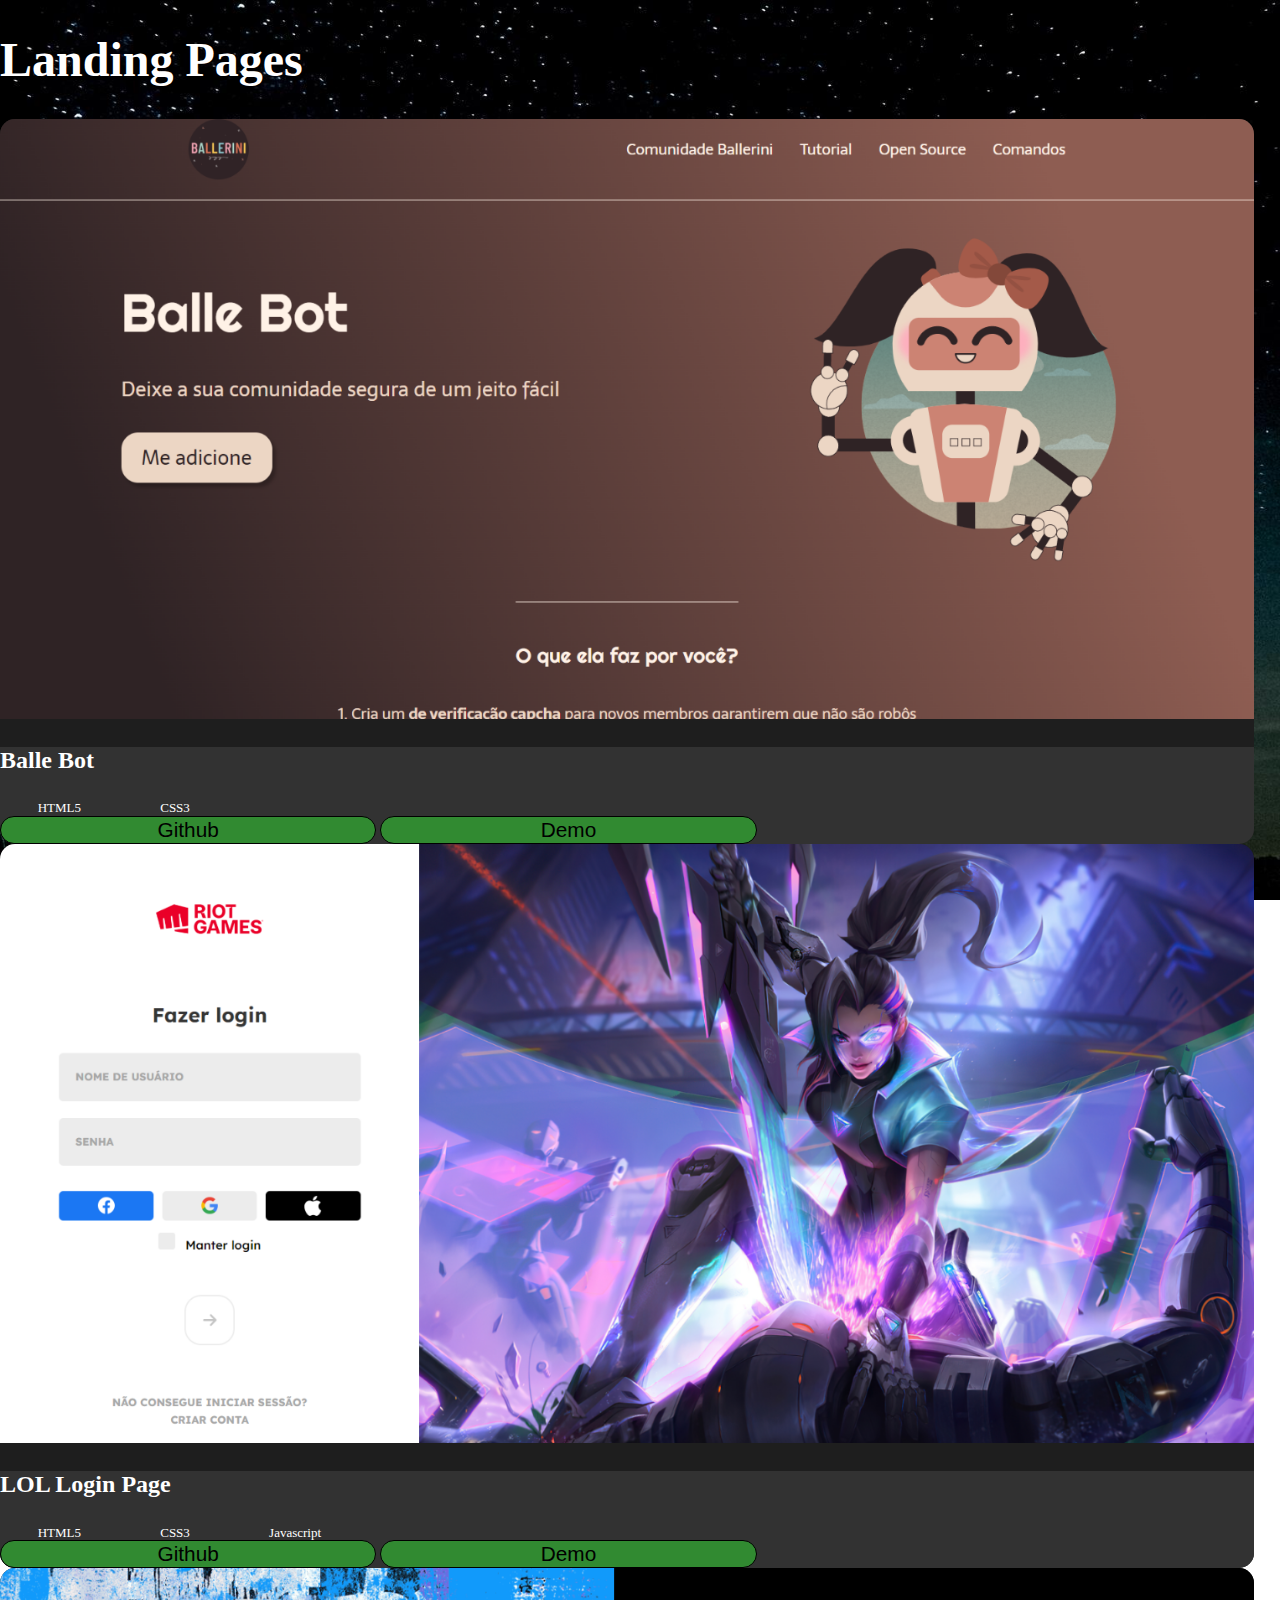
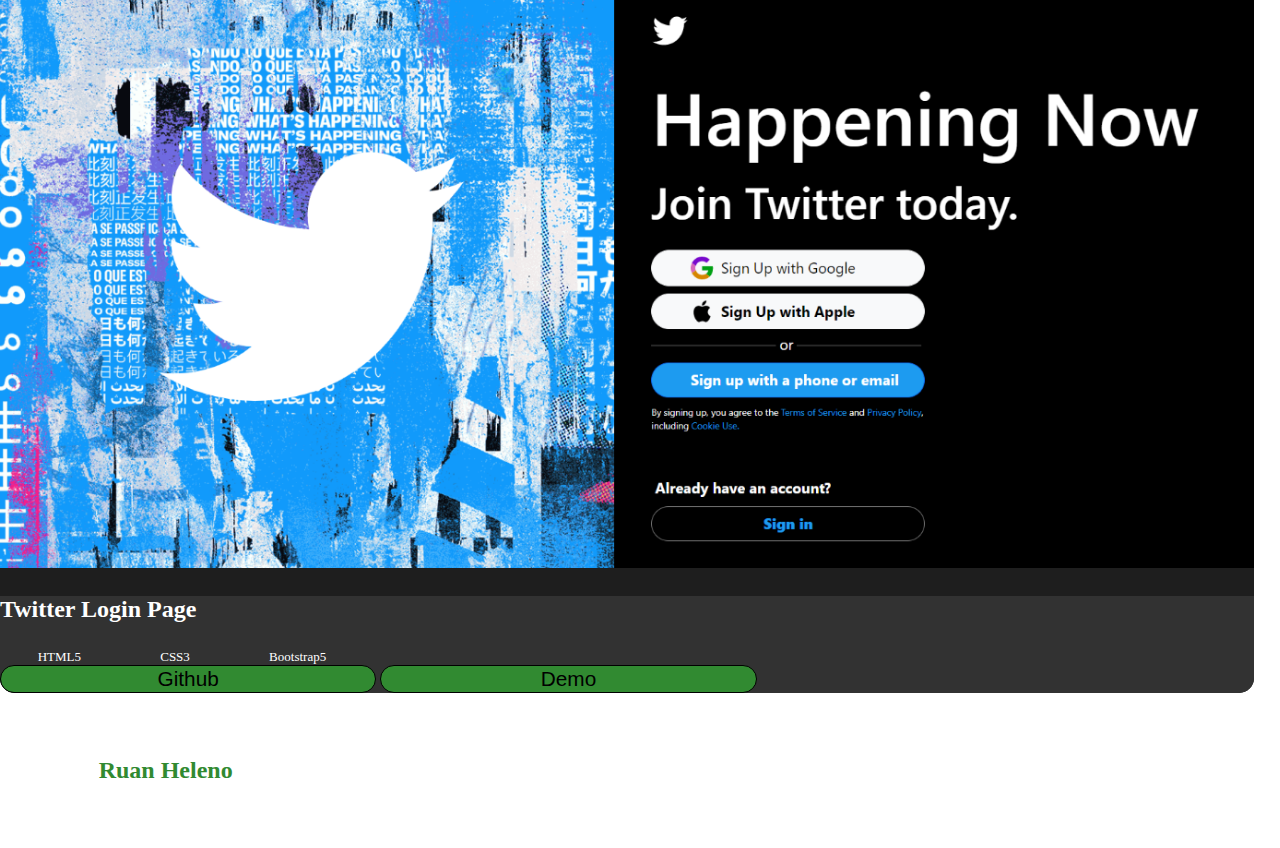
<file: index.html>
<!DOCTYPE html>
<html lang="en">
<head>
    <meta charset="UTF-8">
    <meta http-equiv="X-UA-Compatible" content="IE=edge">
    <meta name="viewport" content="width=device-width, initial-scale=1.0">
    <link rel="stylesheet" href="./src/style.css">
    <link rel="shortcut icon" href="favicon.png" type="image/x-icon">
    <title>Landing Pages</title>
    <link href="https://cdn.jsdelivr.net/npm/bootstrap@5.1.3/dist/css/bootstrap.min.css" rel="stylesheet" integrity="sha384-1BmE4kWBq78iYhFldvKuhfTAU6auU8tT94WrHftjDbrCEXSU1oBoqyl2QvZ6jIW3" crossorigin="anonymous">
    <script defer src="https://cdn.jsdelivr.net/npm/bootstrap@5.1.3/dist/js/bootstrap.bundle.min.js" integrity="sha384-ka7Sk0Gln4gmtz2MlQnikT1wXgYsOg+OMhuP+IlRH9sENBO0LRn5q+8nbTov4+1p" crossorigin="anonymous"></script>
</head>
<body>
    <h1 class="mt-5 text-center">Landing Pages</h1>
    <main class="container-fluid text-center">
        <div class="row mt-5 mx-auto">

            <div class="cards mx-auto col-sm-12 col-md-5 col-lg-5 col-xl-5 col-xxl-5 mb-3 me-md-3">
                <div class="cards-body"> 
                    <img src="./src/Images/BalleBot.png" alt="BalleBot Landing Page"> 
                    <div class="card-text"> 
                        <h3 class="card-title pt-2"> Balle Bot </h3>
                        <span class="badge rounded-pill bg-secondary mt-3">HTML5</span>
                        <span class="badge rounded-pill bg-secondary">CSS3</span>
                        <div class="mt-3">
                            <a href="#"><button class="btn btn-success mb-3"> Github </button></a>
                            <a href="#"><button class="btn btn-success mb-3"> Demo </button></a>
                        </div>
                    </div>
                </div>
            </div>

            <div class="cards mx-auto col-sm-12 col-md-5 col-lg-5 col-xl-5 col-xxl-5 mb-3 me-md-3">
                <div class="cards-body"> 
                    <img src="./src/Images/LolLogin.png" alt="LOL Login Landing Page"> 
                    <div class="card-text"> 
                        <h3 class="card-title pt-2"> LOL Login Page </h3>
                        <span class="badge rounded-pill bg-secondary mt-3">HTML5</span>
                        <span class="badge rounded-pill bg-secondary">CSS3</span>
                        <span class="badge rounded-pill bg-secondary">Javascript</span>
                        <div class="mt-3">
                            <a href="#"><button class="btn btn-success mb-3"> Github </button></a>
                            <a href="#"><button class="btn btn-success mb-3"> Demo </button></a>
                        </div>
                    </div>
                </div>
            </div>

            <div class="cards mx-auto col-sm-12 col-md-5 col-lg-5 col-xl-5 col-xxl-5 mb-3 me-md-3">
                <div class="cards-body"> 
                    <img src="./src/Images/TwitterLogin.png" alt="Twitter Landing Page"> 
                    <div class="card-text"> 
                        <h3 class="card-title pt-2"> Twitter Login Page </h3>
                        <span class="badge rounded-pill bg-secondary mt-3">HTML5</span>
                        <span class="badge rounded-pill bg-secondary">CSS3</span>
                        <span class="badge rounded-pill bg-secondary">Bootstrap5</span>
                        <div class="mt-3">
                            <a href="#"><button class="btn btn-success mb-3"> Github </button></a>
                            <a href="#"><button class="btn btn-success mb-3"> Demo </button></a>
                        </div>
                    </div>
                </div>
            </div>

        </div>
    </main>

    <footer class="footer">
        Coded by <a href="http://ruanheleno.github.io"><strong> Ruan Heleno </strong></a>
    </footer>
</body>
</html>
</file>
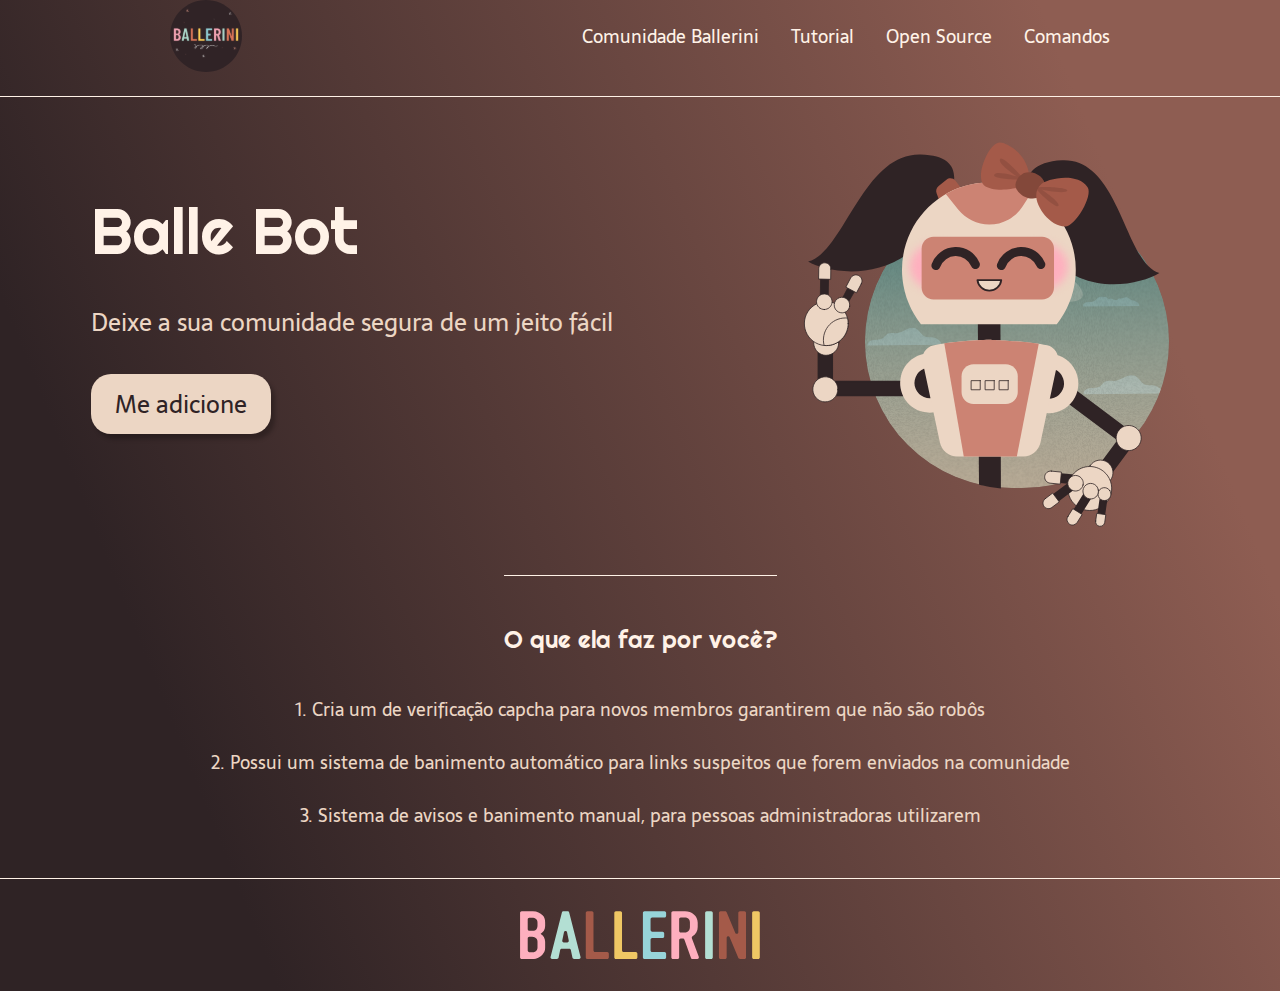
<file: Balle-bot/index.html>
<!DOCTYPE html>
<html lang="pt-BR">

<head>
    <meta charset="UTF-8">
    <meta name="viewport" content="width=device-width, initial-scale=1.0">
    <meta name="description" content="Um bot que irá moderar e deixar a sua comunidade de um jeito fácil">
    <title>Balle Bot - Modere a sua comunidade do Discord</title>
    <link rel="stylesheet" href="./style/style.css">
</head>

<body>
    <header>
        <img src="./Imgs/brand.svg" alt="Logo do Balle Bot">
        <nav>
            <a href="https://discord.gg/wagxzStdcR">Comunidade Ballerini</a>
            <a href="#">Tutorial</a>
            <a href="#">Open Source</a>
            <a href="#">Comandos</a>
        </nav>
    </header>

    <main>
         <section class="content1">
            <div>
                <h1>Balle Bot</h1>
                <h2>Deixe a sua comunidade segura de um jeito fácil</h2>
                <button>Me adicione</button>
            </div>
            <img src="./Imgs/BalleBot.svg" alt="Imagem da Balle Bot">
         </section>

         <section class="content2">
            <h3>O que ela faz por você?</h3>
            <p>1. Cria um <strong>de verificação capcha</strong> para novos membros garantirem que não são robôs</p>
            <p>2. Possui um <strong>sistema de banimento automático</strong> para links suspeitos que forem enviados na comunidade</p>
            <p>3. <strong>Sistema de avisos e banimento manual</strong>, para pessoas administradoras utilizarem</p>
         </section>
    </main>

    <footer>
        <img src="./Imgs/BALLERINI.svg" alt="Ballerini">
    </footer>
</body>

</html>
</file>
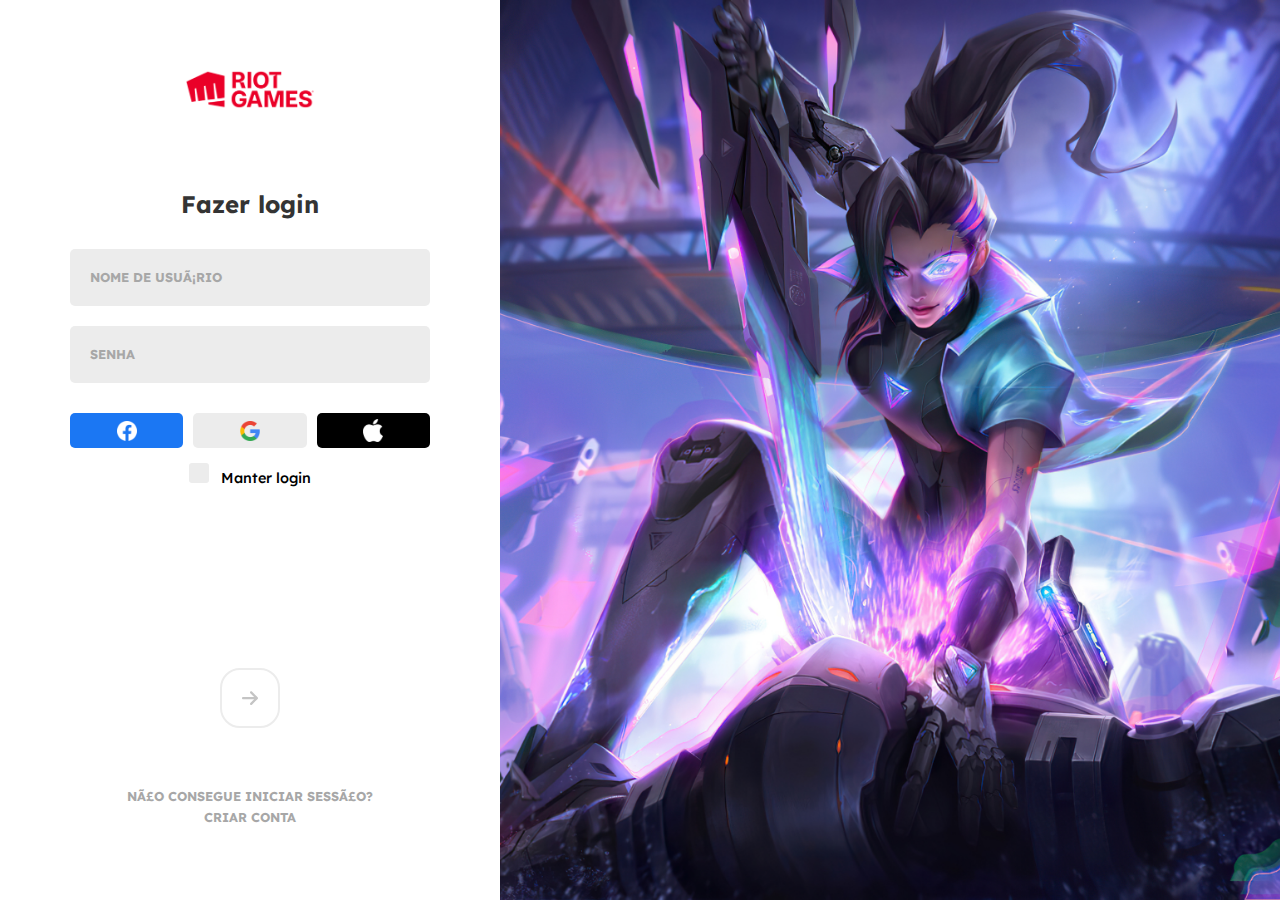
<file: Lol-login/index.html>
<!DOCTYPE html>
<html lang="pt-br">

<head>
  <meta charset="UTF">
  <meta name="viewport" content="width=device-width, initial-scale=1.0">
  <title>Riot Games</title>
  <link rel="stylesheet" href="./style/style.css">
  <script src="./script/script.js" defer></script>
</head>

<body>
  <main>
    <section class="login">
      <div class="wrapper">
        <img src="./images/logo.png" alt="Logo da página" class="login_logo">
        <h1 class="login_title">Fazer login</h1>
        <label class="login_label">
          <span>nome de usuário</span>
          <input type="text" name="username" class="input">
        </label>
  
        <label class="login_label">
          <span>senha</span>
          <input type="password" name="password" class="input">
        </label>
  
        <div class="login_icons">
          <button class="icons_button">
            <img src="./images/facebook-icon.png" alt="Facebook icon">
          </button>
  
          <button class="icons_button">
            <img src="./images/google-icon.png" alt="Google icon">
          </button>
  
          <button class="icons_button">
            <img src="./images/apple-icon.png" alt="Apple icon">
          </button>
        </div>
  
        <label class="login_label--checkbox">
          <input type="checkbox"class="input--checkbox">
          Manter login
        </label>
      </div>

      <div class="wrapper">
        <button type="button" class="login_button" disabled>
          <svg xmlns="http://www.w3.org/2000/svg" viewbox="0 0 448 512">
            <path d="M438.6 278.6l-160 160C272.4 444.9 264.2 448 256 448s-16.38-3.125-22.62-9.375c-12.5-12.5-12.5-32.75 0-45.25L338.8 288H32C14.33 288 .0016 273.7 .0016 256S14.33 224 32 224h306.8l-105.4-105.4c-12.5-12.5-12.5-32.75 0-45.25s32.75-12.5 45.25 0l160 160C451.1 245.9 451.1 266.1 438.6 278.6z"/>
          </svg>
        </button>
  
        <a href="#" class="login_link">Não consegue iniciar sessão?</a>
        <a href="#" class="login_link">Criar conta</a>
      </div>
    </section>

    <section class="wallpaper"></section>
  </main>
</body>

</html>
</file>
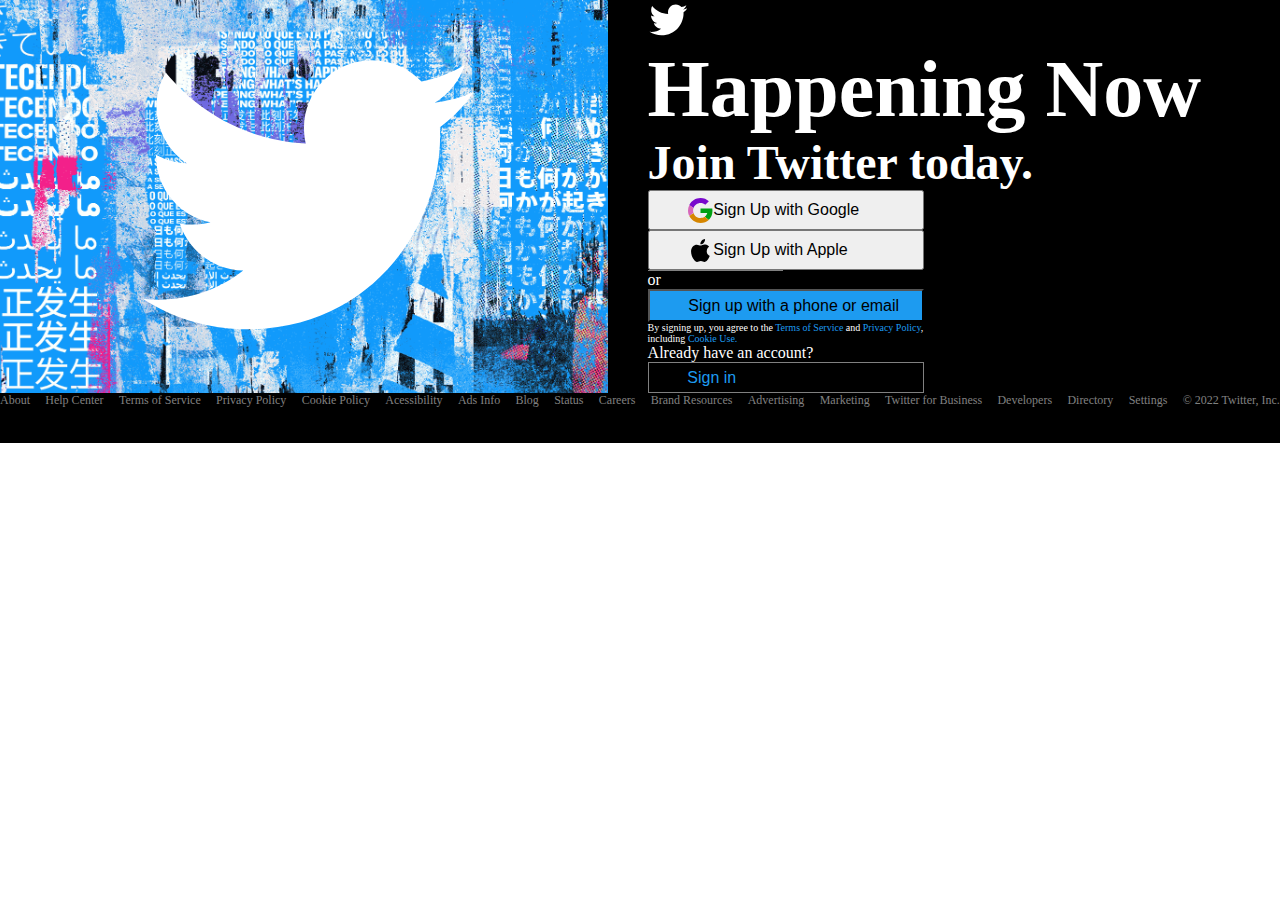
<file: Twitter-login-page/index.html>
<!DOCTYPE html>
<html lang="pt-br">

<head>
    <meta charset="UTF-8">
    <meta http-equiv="X-UA-Compatible" content="IE=edge">
    <meta name="viewport" content="width=device-width, initial-scale=1.0">
    <title>Twitter. É o que está acontecendo / Twitter</title>
    <link rel="shortcut icon" href="./Img/favicon.png" type="image/x-icon">
    <link rel="stylesheet" href="./style/style.css">
    <link href="https://cdn.jsdelivr.net/npm/bootstrap@5.0.2/dist/css/bootstrap.min.css" rel="stylesheet"
        integrity="sha384-EVSTQN3/azprG1Anm3QDgpJLIm9Nao0Yz1ztcQTwFspd3yD65VohhpuuCOmLASjC" crossorigin="anonymous">
    <script defer src="https://cdn.jsdelivr.net/npm/bootstrap@5.0.2/dist/js/bootstrap.bundle.min.js"
        integrity="sha384-MrcW6ZMFYlzcLA8Nl+NtUVF0sA7MsXsP1UyJoMp4YLEuNSfAP+JcXn/tWtIaxVXM" crossorigin="anonymous">
    </script>
</head>

<body>
    <div class="content">

        <div class="content-l">
            <div class="content-l-svg">
                <svg viewBox="0 0 24 24" aria-hidden="true" class="r-jwli3a r-4qtqp9 r-yyyyoo r-rxcuwo r-1777fci r-m327ed r-dnmrzs r-494qqr r-bnwqim r-1plcrui r-lrvibr"><g><path d="M23.643 4.937c-.835.37-1.732.62-2.675.733.962-.576 1.7-1.49 2.048-2.578-.9.534-1.897.922-2.958 1.13-.85-.904-2.06-1.47-3.4-1.47-2.572 0-4.658 2.086-4.658 4.66 0 .364.042.718.12 1.06-3.873-.195-7.304-2.05-9.602-4.868-.4.69-.63 1.49-.63 2.342 0 1.616.823 3.043 2.072 3.878-.764-.025-1.482-.234-2.11-.583v.06c0 2.257 1.605 4.14 3.737 4.568-.392.106-.803.162-1.227.162-.3 0-.593-.028-.877-.082.593 1.85 2.313 3.198 4.352 3.234-1.595 1.25-3.604 1.995-5.786 1.995-.376 0-.747-.022-1.112-.065 2.062 1.323 4.51 2.093 7.14 2.093 8.57 0 13.255-7.098 13.255-13.254 0-.2-.005-.402-.014-.602.91-.658 1.7-1.477 2.323-2.41z"></path></g></svg>
            </div>
        </div>

        <div class="content-r">
            <div class="content-r-svg">
                <svg class="twitterLogoR mt-5" viewBox="0 0 24 24" aria-hidden="true" class="r-jwli3a r-4qtqp9 r-yyyyoo r-rxcuwo r-1777fci r-m327ed r-dnmrzs r-494qqr r-bnwqim r-1plcrui r-lrvibr"><g><path d="M23.643 4.937c-.835.37-1.732.62-2.675.733.962-.576 1.7-1.49 2.048-2.578-.9.534-1.897.922-2.958 1.13-.85-.904-2.06-1.47-3.4-1.47-2.572 0-4.658 2.086-4.658 4.66 0 .364.042.718.12 1.06-3.873-.195-7.304-2.05-9.602-4.868-.4.69-.63 1.49-.63 2.342 0 1.616.823 3.043 2.072 3.878-.764-.025-1.482-.234-2.11-.583v.06c0 2.257 1.605 4.14 3.737 4.568-.392.106-.803.162-1.227.162-.3 0-.593-.028-.877-.082.593 1.85 2.313 3.198 4.352 3.234-1.595 1.25-3.604 1.995-5.786 1.995-.376 0-.747-.022-1.112-.065 2.062 1.323 4.51 2.093 7.14 2.093 8.57 0 13.255-7.098 13.255-13.254 0-.2-.005-.402-.014-.602.91-.658 1.7-1.477 2.323-2.41z"></path></g></svg>
                <h1 class="mt-4">Happening Now</h1>
                <h2 class="mt-3">Join Twitter today.</h2>

                <button class="btn btn-light rounded-pill mt-4"> 
                    <svg version="1.1" xmlns="http://www.w3.org/2000/svg" viewBox="0 0 48 48" class="LgbsSe-Bz112c me-2">
                        <g>
                            <path fill="#EA4335" d="M24 9.5c3.54 0 6.71 1.22 9.21 3.6l6.85-6.85C35.9 2.38 30.47 0 24 0 14.62 0 6.51 5.38 2.56 13.22l7.98 6.19C12.43 13.72 17.74 9.5 24 9.5z"></path>
                            <path fill="#4285F4" d="M46.98 24.55c0-1.57-.15-3.09-.38-4.55H24v9.02h12.94c-.58 2.96-2.26 5.48-4.78 7.18l7.73 6c4.51-4.18 7.09-10.36 7.09-17.65z"></path>
                            <path fill="#FBBC05" d="M10.53 28.59c-.48-1.45-.76-2.99-.76-4.59s.27-3.14.76-4.59l-7.98-6.19C.92 16.46 0 20.12 0 24c0 3.88.92 7.54 2.56 10.78l7.97-6.19z"></path>
                            <path fill="#34A853" d="M24 48c6.48 0 11.93-2.13 15.89-5.81l-7.73-6c-2.15 1.45-4.92 2.3-8.16 2.3-6.26 0-11.57-4.22-13.47-9.91l-7.98 6.19C6.51 42.62 14.62 48 24 48z"></path><path fill="none" d="M0 0h48v48H0z"></path>
                        </g>
                    </svg>
                    Sign Up with Google
                </button>
                <button class="btn btn-light rounded-pill mt-2 fw-bold"> 
                    <svg viewBox="0 0 24 24" aria-hidden="true" class="r-4qtqp9 r-yyyyoo r-z80fyv r-1d4mawv r-dnmrzs r-bnwqim r-1plcrui r-lrvibr r-19wmn03 me-2"><g><path d="M16.365 1.43c0 1.14-.493 2.27-1.177 3.08-.744.9-1.99 1.57-2.987 1.57-.12 0-.23-.02-.3-.03-.01-.06-.04-.22-.04-.39 0-1.15.572-2.27 1.206-2.98.804-.94 2.142-1.64 3.248-1.68.03.13.05.28.05.43zm4.565 15.71c-.03.07-.463 1.58-1.518 3.12-.945 1.34-1.94 2.71-3.43 2.71-1.517 0-1.9-.88-3.63-.88-1.698 0-2.302.91-3.67.91-1.377 0-2.332-1.26-3.428-2.8-1.287-1.82-2.323-4.63-2.323-7.28 0-4.28 2.797-6.55 5.552-6.55 1.448 0 2.675.95 3.6.95.865 0 2.222-1.01 3.902-1.01.613 0 2.886.06 4.374 2.19-.13.09-2.383 1.37-2.383 4.19 0 3.26 2.854 4.42 2.955 4.45z"></path></g></svg>
                    Sign Up with Apple
                </button>

                <div class="d-flex align-items-center mt-1">
                    <div style="height: .5px; background-color: gray; width: 135px;" class="me-1 mt-1"></div>
                    <div class="fw-300">or</div>
                    <div style="height: .5px; background-color: gray; width: 135px;" class="ms-1 mt-1"></div>
                </div>
                
                <button class="btn btn-primary rounded-pill mt-2 fw-bolder phone"> Sign up with a phone or email </button>
                <p class="signUp mt-2">
                    By signing up, you agree to the 
                    <a href="https://twitter.com/en/tos">Terms of Service</a> and 
                    <a href="https://twitter.com/en/privacy">Privacy Policy</a>, including 
                    <a href="https://help.twitter.com/en/rules-and-policies/twitter-cookies">Cookie Use.</a> 
                </p>

                <div class="my-5 fw-bold">
                    <span class="ms-1"> Already have an account? </span>
                    <button class="rounded-pill mt-2 fw-bolder signIn d-flex justify-content-center align-items-center"> 
                        Sign in 
                    </button>
                </div>
            </div>
        </div>

    </div>

    <footer class="px-4 pt-2">
        <div class="footerDiv">
            <a href="https://about.twitter.com/en">About</a>
            <a href="https://help.twitter.com/en">Help Center</a>
            <a href="https://twitter.com/en/tos">Terms of Service</a>
            <a href="https://twitter.com/en/privacy">Privacy Policy</a>
            <a href="https://help.twitter.com/en/rules-and-policies/twitter-cookies">Cookie Policy</a>
            <a href="https://help.twitter.com/en/resources/accessibility">Acessibility</a>
            <a href="https://business.twitter.com/en/help/troubleshooting/how-twitter-ads-work.html?ref=web-twc-ao-gbl-adsinfo&utm_source=twc&utm_medium=web&utm_campaign=ao&utm_content=adsinfo">Ads Info</a>
            <a href="https://blog.twitter.com">Blog</a>
            <a href="https://status.twitterstat.us">Status</a>
            <a href="https://careers.twitter.com">Careers</a>
            <a href="https://about.twitter.com/en/company/brand-resources">Brand Resources</a>
            <a href="https://ads.twitter.com/login?ref=gl-tw-tw-twitter-advertise">Advertising</a>
            <a href="https://marketing.twitter.com/en">Marketing</a>
            <a href="https://business.twitter.com/?ref=web-twc-ao-gbl-twitterforbusiness&utm_source=twc&utm_medium=web&utm_campaign=ao&utm_content=twitterforbusiness">Twitter for Business</a>
            <a href="https://developer.twitter.com/en">Developers</a>
            <a href="https://twitter.com/i/directory/profiles">Directory</a>
            <a href="https://twitter.com/settings/account/personalization">Settings</a>    
            © 2022 Twitter, Inc. 
        </div>
    </footer>
</body>

</html>
</file>
<file: src/style.css>
body {
    margin: 0;
    padding: 0;
    color: white !important;
    background: url('./Images/fundo.png') no-repeat center center fixed;
    background-size: cover;
    width: 100vw;
    height: 100vh;
    overflow-x: hidden;
    box-sizing: border-box !important;
}

h1 {
    font-size: 3rem !important;
}

h2 {
    font-size: 2.5rem !important;
}

button {
    border: 1px solid black !important;
    width: 80%;
    font-size: 1.3rem !important;
    transition: all .3s ease-in-out;
    background-color: rgb(49, 138, 49) !important;
}

button:hover {
    transition: all .3s ease-in-out;
    background-color: rgb(49, 110, 49) !important;
}

a {
    color: inherit !important;
    text-decoration: none !important;
}

.cards {
    border-radius: 15px;
    background-color: rgb(30, 30, 30);
    padding: 0 !important;
}

.cards img {
    width: 100%;
    border-top-left-radius: 15px;
    border-top-right-radius: 15px;
}

.card-text {
    background-color: rgb(50, 50, 50);
    border-bottom-left-radius: 15px;
    border-bottom-right-radius: 15px;
}

.card-title {
    font-size: 1.5rem;
}

.card-text button {
    border-radius: 15px;
    width: 30%;
}

.card-text span {
    padding: 1% 3%;
    font-size: 13px;
}

.footer {
    position: fixed bottom;
    font-size: 1.5rem;
}

.footer a {
    color: rgb(49, 138, 49) !important;
}

.footer a:hover {
    color: rgb(49, 110, 49) !important;
}

@media only screen and (max-width: 599px) {
    h1 {
        font-size: 2.5rem !important;
    }

    h2 {
        font-size: 2rem !important;
    }

    .row {
        width: 90% !important;
    }

    .footer {
        position: relative;
        padding-bottom: 5%;
    }
}

@media only screen and (min-width: 600px) and (max-width: 899px) {
    h2 {
        margin-bottom: 5% !important;
    }

    .row {
        width: 90% !important;
    }

    .footer {
        position: relative;
        padding-bottom: 5%;
    }
}

@media only screen and (min-width: 900px) and (max-width: 1199px) {
    h2 {
        margin-bottom: 5% !important;
    }

    .row {
        width: 90% !important;
    }

    .footer {
        position: relative;
        margin-top: 5%;
        padding-bottom: 5%;
    }
}

@media only screen and (min-width: 1200px) and (max-width: 1399px) {
    h2 {
        margin-bottom: 5% !important;
    }

    .row {
        width: 98% !important;
    }

    .footer {
        position: relative;
        margin-top: 5%;
        padding-bottom: 5%;
    }
}

@media only screen and (min-width: 1400px) {
    .footer {
        margin-left: 43%;
    }
}
</file>
<file: Balle-bot/style/style.css>
@import url('https://fonts.googleapis.com/css2?family=Righteous&family=Sarala:wght@400;700&display=swap');

* {
    margin: 0;
    padding: 0;
    box-sizing: border-box;
    text-decoration: none;
}

body {
    font-size: 100%;
    background: linear-gradient(68.15deg, #2F2325 16.62%, #8E5D52 85.61%);
}

header {
    display: flex;
    align-items: center;
    justify-content: space-around;
    padding-bottom: 24px;
}

header img {
    height: 72px;
}

header nav {
    display: flex;
    gap: 32px;
}

header a {
    font-family: 'Sarala', sans-serif;
    color: #FFF2E7;
    font-weight: 400;
    font-size: 18px;
}

main {
    margin-bottom: 48px;
    border-top: 0.4px solid #FFF2E7;
}

.content1 {
    display: flex;
    align-items: center;
    justify-content: space-around;
}

.content1 div {
    display: flex;
    flex-direction: column;
    gap: 32px;
}

.content1 div h1 {
    font-family: 'Righteous', cursive;
    font-weight: 400;
    font-size: 64px;
    color: #FFF2E7;
}

.content1 div h2 {
    font-family: 'Sarala', sans-serif;
    font-weight: 400;
    font-size: 24px;
    color: #ECD6C4;
}

.content1 div button {
    background-color: #ECD6C4;
    width: 180px;
    height: 60px;
    border: none;
    box-shadow: 4px 5px 4px rgba(0, 0, 0, 0.25);
    border-radius: 20px;
    font-family: 'Sarala', sans-serif;
    font-weight: 400;
    font-size: 24px;
    color: #2F2325;
}

.content1 div button:hover {
    background-color: rgba(236, 214, 196, 0.83);
    cursor: pointer;
}

.content1 img {
    height: 430px;
}

.content2 {
    display: flex;
    flex-direction: column;
    gap: 24px;
    align-items: center;
    margin-top: 48px;
}

.content2 h3 {
    border-top: 0.4px solid #FFF2E7;
    padding-top: 48px;
    font-family: 'Righteous', cursive;
    font-weight: 400;
    font-size: 24px;
    color: #FFF2E7;
    margin-bottom: 16px;
}

.content2 p {
    font-family: 'Sarala', sans-serif;
    font-weight: 300;
    font-size: 18px;
    color: #ECD6C4;
}

footer {
    border-top: 0.4px solid #FFF2E7;
    padding: 32px;
}

footer img {
    height: 48px;
    display: block;
    margin: 0 auto;
}
</file>
<file: Lol-login/style/style.css>
@import url('https://fonts.googleapis.com/css2?family=Lexend+Deca:wght@300;400;500;600;700&display=swap');

* {
    margin: 0;
    padding: 0;
    box-sizing: border-box;
    font-family: 'Lexend Deca', sans-serif;
}

:root {
    --white: #FFF;
    --whitesmoke: #F9F9F9;
    --lightgrey: #ECECEC;
    --grey: #C4C4C4;
    --mediumgrey: #A7A7A7;
    --deepgrey: #343434;
    --black: #000;
    --blue: #1B77F3;
    --red: #CF3C3F;
}

main {
    display: flex;
}

.login {
    display: flex;
    flex-direction: column;
    align-items: center;
    justify-content: space-between;
    width: 100%;
    max-width: 500px;
    min-height: 100vh;
    background-color: var(--white);
    padding: clamp(35px, 8%, 70px);
}

.wrapper {
    width: 100%;
    display: flex;
    flex-direction: column;
    align-items: center;
    justify-content: center;
}

.login_logo {
    width: 130px;
    margin-bottom: 80px;
}

.login_title {
    color: var(--deepgrey);
    font-size: 1.5em;
    margin-bottom: 30px;
}

.login_label {
    display: block;
    margin-bottom: 20px;
    width: 100%;
}

.input {
    width: 100%;
    background-color: var(--lightgrey);
    border: 2px solid rgba(0, 0, 0, 0);
    border-radius: 5px;
    outline: none;
    font-size: 0.9em;
    padding: 25px 10px 10px;
    font-weight: 600;
    color: var(--deepgrey);
}

.input:focus {
    background-color: var(--whitesmoke);
    border: 2px solid var(--deepgrey);

}

.login_label span {
    position: absolute;
    font-size: 0.8em;
    font-weight: 700;
    text-transform: uppercase;
    color: var(--mediumgrey);
    margin: 20px;
    cursor: text;
    transition: all 200ms ease;
}

.login_label .span_active {
    font-size: 0.7em;
    margin: 8px 10px;
}

.login_icons {
    display: flex;
    gap: 10px;
    width: 100%;
    margin-top: 10px;
}

.login_icons img {
    width: 20px;
}

.icons_button {
    width: 33.33%;
    display: flex;
    align-items: center;
    justify-content: center;
    height: 35px;
    border-radius: 5px;
    cursor: pointer;
    border: none;
}

.login_icons .icons_button:nth-child(1) {
    background-color: var(--blue);
}

.login_icons .icons_button:nth-child(2) {
    background-color: var(--lightgrey);
}

.login_icons .icons_button:nth-child(3) {
    background-color: var(--black);
}

.login_label--checkbox {
    width: 100;
    margin: 15px 0 50px;
    font-size: 0.9em;
    font-weight: 500;
    align-items: center;
}

.input--checkbox {
    appearance: none;
    width: 20px;
    height: 20px;
    background-color: var(--lightgrey);
    margin-right: 8px;
    border-radius: 3px;
}

.input--checkbox:checked {
    background-color: var(--red);
}

.input--checkbox:checked::after {
    content: "";
    display: block;
    width: 5px;
    height: 10px;
    border: 3px solid white;
    border-width: 0 3px 3px 0;
    transform: rotate(45deg);
    margin: 2px 6px;
}

.login_button {
    width: 60px;
    height: 60px;
    padding: 20px;
    display: flex;
    align-items: center;
    justify-content: center;
    background-color: var(--red);
    border-radius: 20px;
    border: none;
    cursor: pointer;
    margin-bottom: 60px;
}

.login_button svg {
    fill: var(--white);
}

.login_button:disabled {
    cursor: auto;
    background-color: var(--white);
    border: 2px solid var(--lightgrey);
}

.login_button:disabled svg {
    fill: var(--grey);
}

.login_link {
    font-size: 0.8em;
    text-decoration: none;
    color: var(--mediumgrey);
    text-transform: uppercase;
    margin-bottom: 5px;
    font-weight: 700;
}

.wallpaper {
    width: 100%;
    background: url('../images/wallpaper.jpg') no-repeat center center;
    background-size: cover;
    flex: 1;
}
</file>
<file: Twitter-login-page/style/style.css>
* {
    margin: 0 !important;
    padding: 0 !important;
}

.content {
    height: 100vh - 50px !important;
    display: flex;
}

.content-l {
    background: url('../Img/twitter.png') no-repeat center center;
    background-size: cover;
    width: 49vw;
    max-width: 49vw;
    display: flex;
    align-items: center;
    justify-content: center;
}

.content-l-svg {
    width: 350px;
    filter: invert(100%) sepia(65%) saturate(2%) hue-rotate(336deg) brightness(110%) contrast(101%);
}

.content-r {
    width: 51vw;
    max-width: 51vw;
    background-color: black;
    display: flex;
    color: white;
    padding-left: 40px !important;
}

.content-r-svg svg:nth-child(1) {
    width: 40px;
    filter: invert(100%) sepia(65%) saturate(2%) hue-rotate(336deg) brightness(110%) contrast(101%);
}

.twitterLogoR {
    width: 40px;
}

h1 {
    font-size: 5em !important;
    font-weight: 900;
}

h2 {
    font-size: 3em !important;
    font-weight: 900;
}

.content-r-svg button {
    font-size: 16px;
    padding: 1% 7% !important;
    display: flex;
    align-items: center;
    width: 50% !important;
    white-space: nowrap;
}

.content-r-svg button svg { 
    width: 25px !important;
}

.content-r-svg button svg:nth-child(1) {
    filter: invert(0%) sepia(66%) saturate(1755%) hue-rotate(280deg) brightness(84%) contrast(100%);
}

.phone {
    background-color: rgb(29, 155, 240) !important;
}

.phone:hover {
    background-color: rgb(26, 140, 216) !important;
}

.signUp {
    font-size: 10px;
    width: 50%;
    
}

.signUp a {
    color: rgb(29, 155, 240) !important;
    text-decoration: none !important;
}

.signUp a:hover { 
    text-decoration: underline !important;
}

.signIn {
    color: rgb(29, 155, 240) !important;
    border: 1px solid gray;
    width: 50% !important;
    background-color: black;
}

.signIn:hover {
    background-color: rgba(29, 155, 240, .1);
}

footer {
    height: 50px !important;
    background-color: black !important;
}

.footerDiv {
    display: flex;
    flex-wrap: wrap;
    justify-content: space-between;
    color: gray !important;
    font-size: 12px !important;
}

footer a {
    color: gray !important;
    font-size: 12px !important;
    text-decoration: none !important;
}

footer a:hover { 
    text-decoration: underline !important;
}

@media only screen and (max-width: 1000px) {
    .content {
        flex-direction: column;
    }

    .content-l {
        order: 2;
        width: 100vw !important;
        max-width: 100%;
    }

    .content-r {
        order: 1;
        width: 100vw !important;
        max-width: 100%;
        justify-content: center;
    }

    footer {
        height: 70px !important;
    }

    .footerDiv a {
        margin: 0 2% !important;
    }
}
</file>
